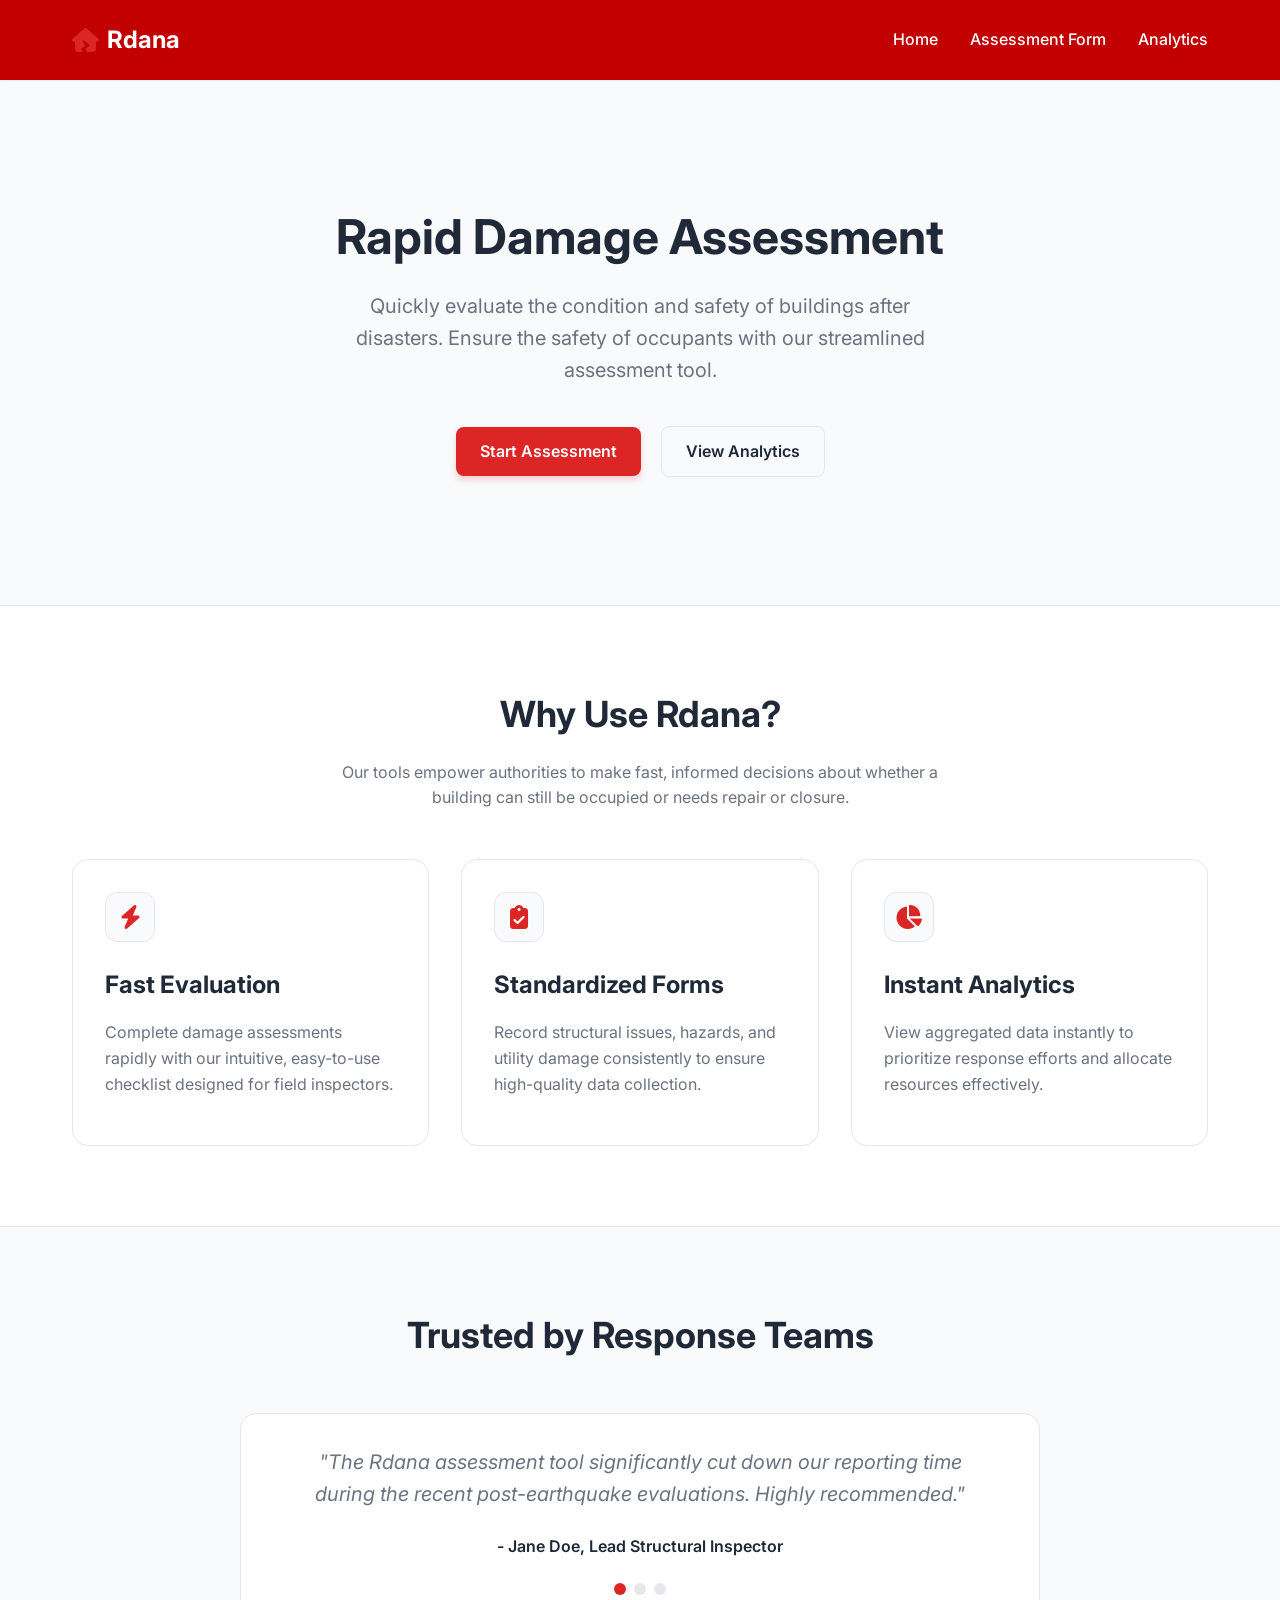
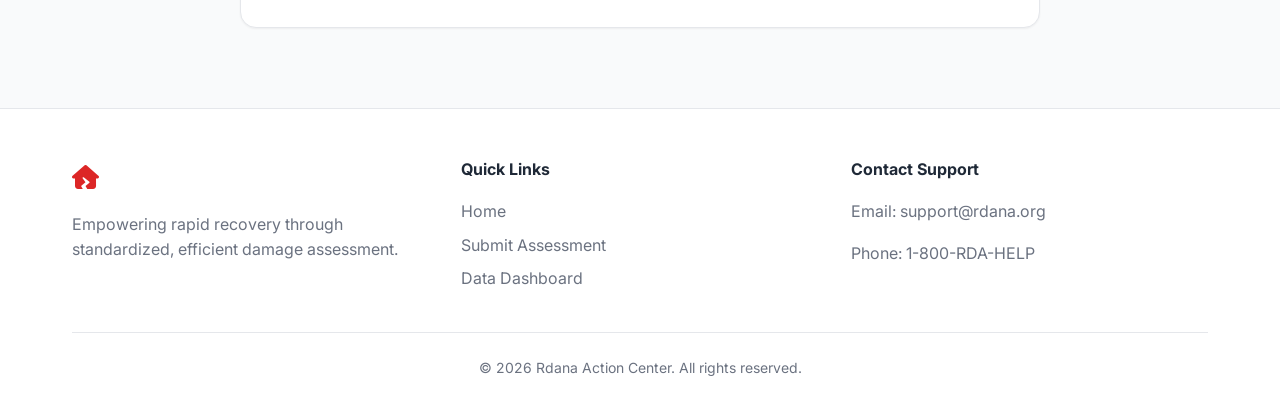
<file: index.html>
<!DOCTYPE html>
<html lang="en">
<head>
  <meta charset="UTF-8">
  <meta name="viewport" content="width=device-width, initial-scale=1.0">
  <title>Rdana Action Center | Rapid Damage Assessment</title>
  <link rel="stylesheet" href="css/style.css">
  <link rel="stylesheet" href="https://cdnjs.cloudflare.com/ajax/libs/font-awesome/6.4.0/css/all.min.css">
</head>
<body>
  <nav class="navbar">
    <div class="container">
      <div class="logo">
        <i class="fa-solid fa-house-crack"></i> Rdana
      </div>
      <div class="nav-links">
        <a href="index.html">Home</a>
        <a href="form.html">Assessment Form</a>
        <a href="analytics.html">Analytics</a>
      </div>
    </div>
  </nav>

  <header class="hero">
    <div class="container">
      <h1>Rapid Damage Assessment</h1>
      <p>Quickly evaluate the condition and safety of buildings after disasters. Ensure the safety of occupants with our streamlined assessment tool.</p>
      <a href="form.html" class="btn btn-primary">Start Assessment</a>
      <a href="analytics.html" class="btn btn-secondary" style="margin-left: 1rem;">View Analytics</a>
    </div>
  </header>

  <section class="features section">
    <div class="container">
      <h2 style="text-align: center;">Why Use Rdana?</h2>
      <p style="text-align: center; max-width: 600px; margin: 0 auto;">Our tools empower authorities to make fast, informed decisions about whether a building can still be occupied or needs repair or closure.</p>
      
      <div class="features-grid">
        <div class="feature-card">
          <div class="feature-icon">
            <i class="fa-solid fa-bolt"></i>
          </div>
          <h3>Fast Evaluation</h3>
          <p>Complete damage assessments rapidly with our intuitive, easy-to-use checklist designed for field inspectors.</p>
        </div>
        <div class="feature-card">
          <div class="feature-icon">
            <i class="fa-solid fa-clipboard-check"></i>
          </div>
          <h3>Standardized Forms</h3>
          <p>Record structural issues, hazards, and utility damage consistently to ensure high-quality data collection.</p>
        </div>
        <div class="feature-card">
          <div class="feature-icon">
            <i class="fa-solid fa-chart-pie"></i>
          </div>
          <h3>Instant Analytics</h3>
          <p>View aggregated data instantly to prioritize response efforts and allocate resources effectively.</p>
        </div>
      </div>
    </div>
  </section>

  <section class="testimonials section">
    <div class="container">
      <h2>Trusted by Response Teams</h2>
      <div class="slider-container">
        <div class="slides" id="slides">
          <div class="slide">
            <p>"The Rdana assessment tool significantly cut down our reporting time during the recent post-earthquake evaluations. Highly recommended."</p>
            <div class="slide-author">- Jane Doe, Lead Structural Inspector</div>
          </div>
          <div class="slide">
            <p>"Having real-time analytics helped our emergency management team distribute resources exactly where they were needed most."</p>
            <div class="slide-author">- John Smith, Emergency Response Coordinator</div>
          </div>
          <div class="slide">
            <p>"The color-coded safety status makes it incredibly clear for both our teams and the public to understand building safety."</p>
            <div class="slide-author">- Sarah Johnson, City Engineer</div>
          </div>
        </div>
        <div class="slider-dots" id="slider-dots">
          <div class="dot active" onclick="currentSlide(0)"></div>
          <div class="dot" onclick="currentSlide(1)"></div>
          <div class="dot" onclick="currentSlide(2)"></div>
        </div>
      </div>
    </div>
  </section>

  <footer class="footer">
    <div class="container">
      <div class="footer-grid">
        <div>
          <div class="logo" style="color: white; margin-bottom: 1rem;">
            <i class="fa-solid fa-house-crack"></i> Rdana
          </div>
          <p>Empowering rapid recovery through standardized, efficient damage assessment.</p>
        </div>
        <div>
          <h4>Quick Links</h4>
          <div class="footer-links">
            <a href="index.html">Home</a>
            <a href="form.html">Submit Assessment</a>
            <a href="analytics.html">Data Dashboard</a>
          </div>
        </div>
        <div>
          <h4>Contact Support</h4>
          <p>Email: support@rdana.org</p>
          <p>Phone: 1-800-RDA-HELP</p>
        </div>
      </div>
      <div class="footer-bottom">
        &copy; 2026 Rdana Action Center. All rights reserved.
      </div>
    </div>
  </footer>

  <script src="js/script.js"></script>
</body>
</html>
</file>
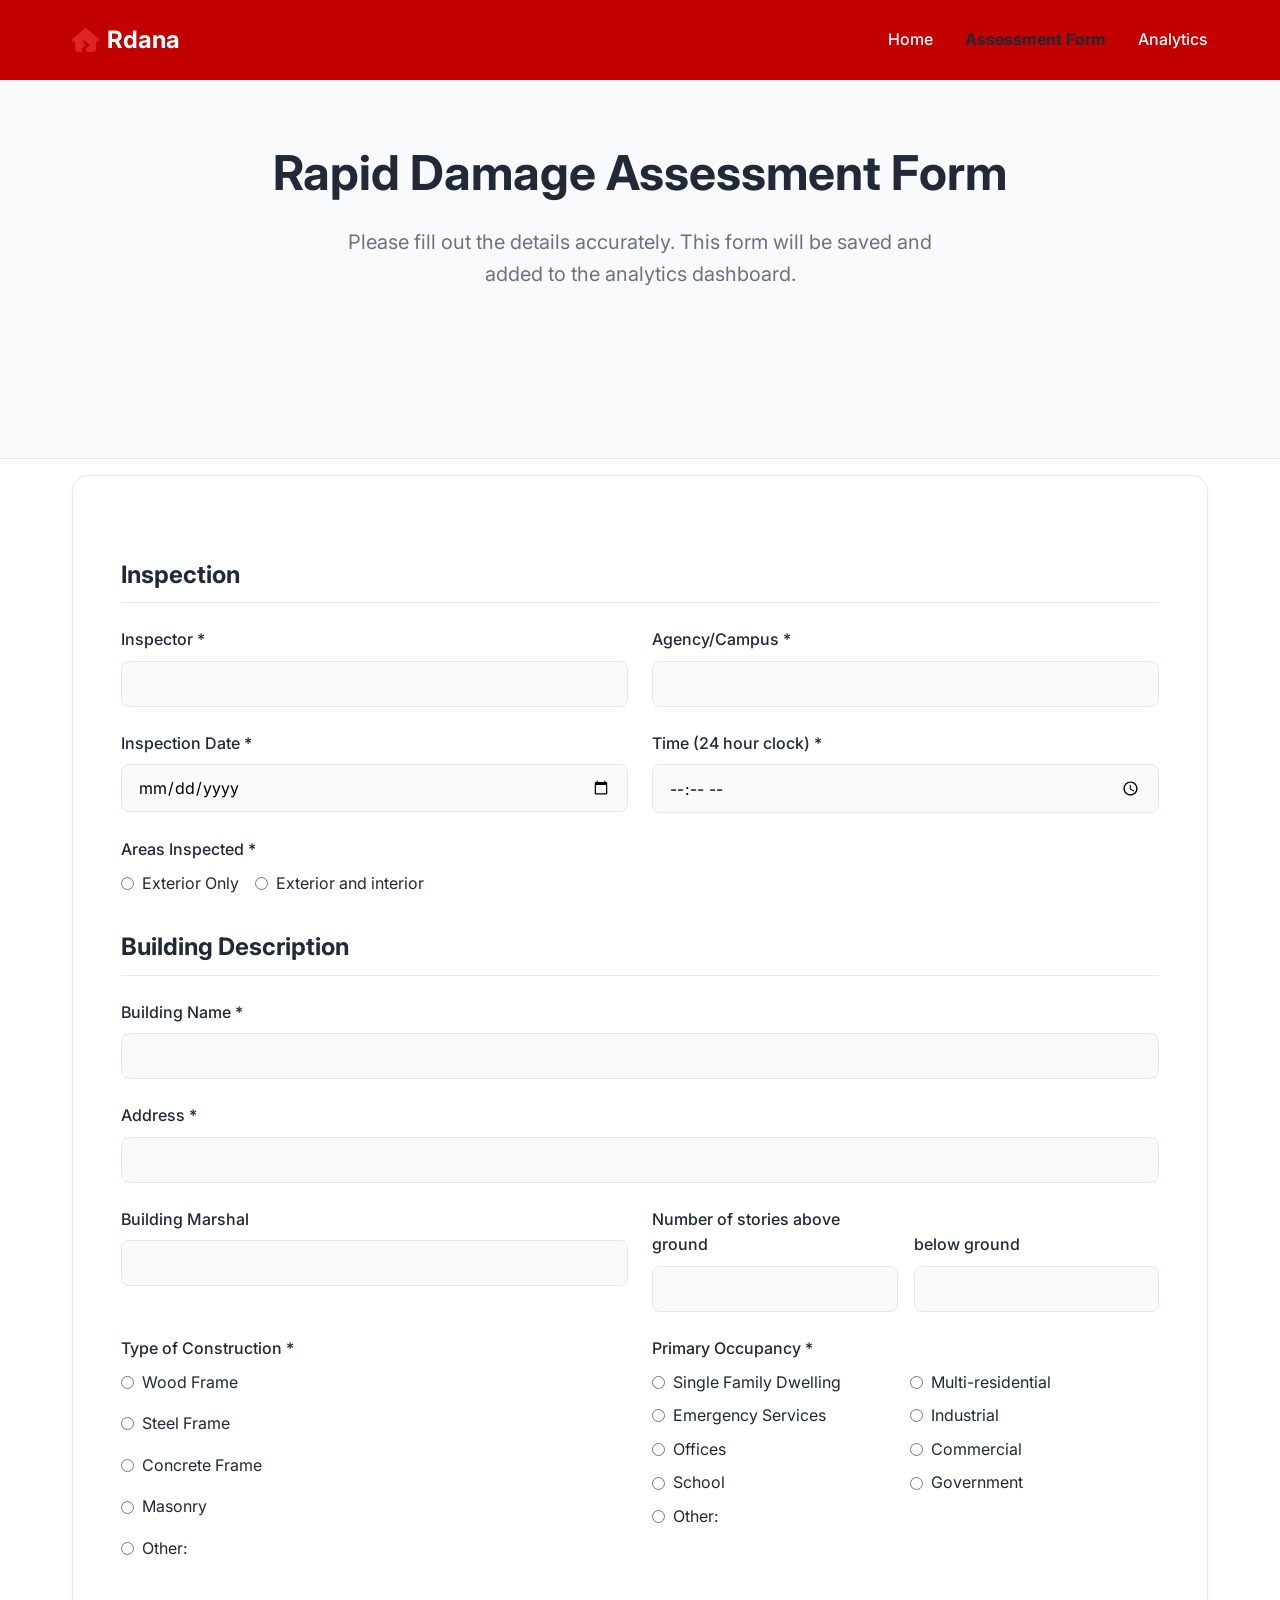
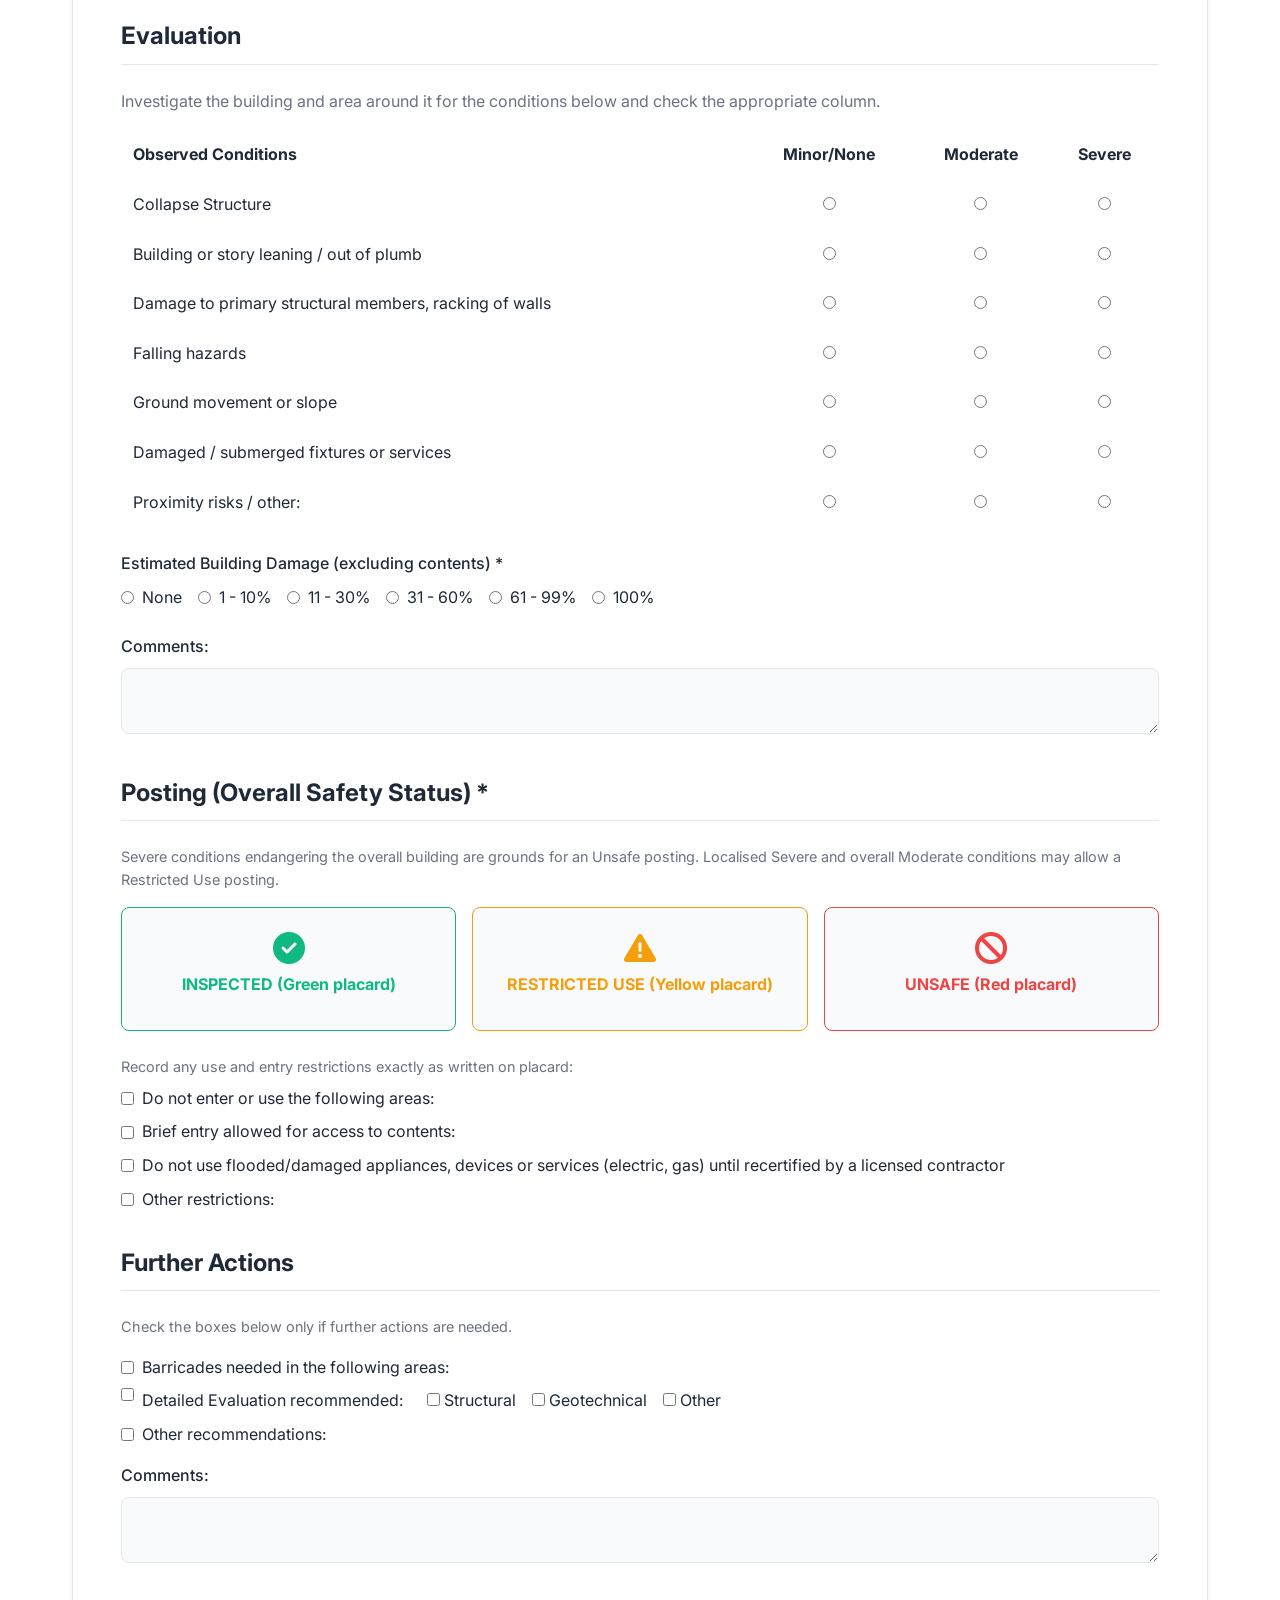
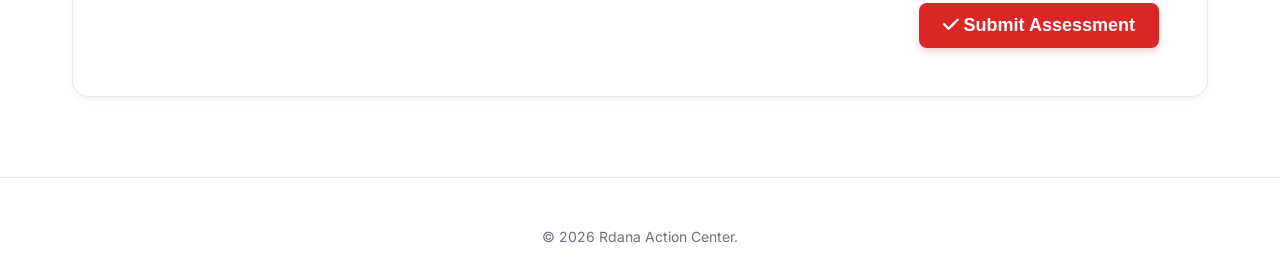
<file: form.html>
<!DOCTYPE html>
<html lang="en">
<head>
  <meta charset="UTF-8">
  <meta name="viewport" content="width=device-width, initial-scale=1.0">
  <title>Assessment Form | Rdana Action Center</title>
  <link rel="stylesheet" href="css/style.css">
  <link rel="stylesheet" href="https://cdnjs.cloudflare.com/ajax/libs/font-awesome/6.4.0/css/all.min.css">
  <style>
    .radio-grid {
      display: grid;
      grid-template-columns: repeat(auto-fill, minmax(180px, 1fr));
      gap: 0.5rem;
    }
    .evaluation-table {
      width: 100%;
      border-collapse: collapse;
      margin-bottom: 1.5rem;
    }
    .evaluation-table th, .evaluation-table td {
      padding: 0.75rem;
      border-bottom: 1px solid var(--cool-gray-light);
      text-align: center;
    }
    .evaluation-table th:first-child, .evaluation-table td:first-child {
      text-align: left;
    }
    .inline-input {
      border: none;
      border-bottom: 1px solid var(--cool-gray-medium);
      background: transparent;
      outline: none;
      padding: 0.25rem;
      font-family: inherit;
    }
    .checkbox-group {
      margin-bottom: 0.5rem;
      display: flex;
      align-items: center;
      gap: 0.5rem;
    }
    .checkbox-group input[type="text"] {
      flex: 1;
    }
  </style>
</head>
<body>
  <nav class="navbar">
    <div class="container">
      <div class="logo">
        <i class="fa-solid fa-house-crack"></i> Rdana
      </div>
      <div class="nav-links">
        <a href="index.html">Home</a>
        <a href="form.html" style="color: var(--primary-navy); font-weight: 700;">Assessment Form</a>
        <a href="analytics.html">Analytics</a>
      </div>
    </div>
  </nav>

  <header class="hero" style="padding: 4rem 0 8rem 0;">
    <div class="container">
      <h1>Rapid Damage Assessment Form</h1>
      <p>Please fill out the details accurately. This form will be saved and added to the analytics dashboard.</p>
    </div>
  </header>

  <section class="section">
    <div class="container">
      <div class="form-container">
        <div id="successAlert" class="alert alert-success">
          <i class="fa-solid fa-circle-check"></i> Assessment submitted successfully! Redirecting to print view...
        </div>

        <form id="assessmentForm">
          
          <!-- 1. Inspection -->
          <h3 class="section-title">Inspection</h3>
          <div class="form-row">
            <div class="form-group">
              <label class="form-label" for="inspectorName">Inspector *</label>
              <input type="text" id="inspectorName" name="inspectorName" class="form-control" required>
            </div>
            <div class="form-group">
              <label class="form-label" for="agency">Agency/Campus *</label>
              <input type="text" id="agency" name="agency" class="form-control" required>
            </div>
          </div>
          <div class="form-row">
            <div class="form-group">
              <label class="form-label" for="inspectionDate">Inspection Date *</label>
              <input type="date" id="inspectionDate" name="inspectionDate" class="form-control" required>
            </div>
            <div class="form-group">
              <label class="form-label" for="inspectionTime">Time (24 hour clock) *</label>
              <input type="time" id="inspectionTime" name="inspectionTime" class="form-control" required>
            </div>
          </div>
          <div class="form-group">
            <label class="form-label">Areas Inspected *</label>
            <div class="radio-group">
              <label class="radio-label"><input type="radio" name="areasInspected" value="Exterior Only" required> Exterior Only</label>
              <label class="radio-label"><input type="radio" name="areasInspected" value="Exterior and interior" required> Exterior and interior</label>
            </div>
          </div>

          <!-- 2. Building Description -->
          <h3 class="section-title">Building Description</h3>
          <div class="form-group">
            <label class="form-label" for="buildingName">Building Name *</label>
            <input type="text" id="buildingName" name="buildingName" class="form-control" required>
          </div>
          <div class="form-group">
            <label class="form-label" for="buildingAddress">Address *</label>
            <input type="text" id="buildingAddress" name="buildingAddress" class="form-control" required>
          </div>
          <div class="form-row">
            <div class="form-group">
              <label class="form-label" for="buildingMarshal">Building Marshal</label>
              <input type="text" id="buildingMarshal" name="buildingMarshal" class="form-control">
            </div>
            <div class="form-group" style="display: flex; gap: 1rem; align-items: flex-end;">
              <div style="flex: 1;">
                <label class="form-label" for="storiesAbove">Number of stories above ground</label>
                <input type="number" id="storiesAbove" name="storiesAbove" class="form-control">
              </div>
              <div style="flex: 1;">
                <label class="form-label" for="storiesBelow">below ground</label>
                <input type="number" id="storiesBelow" name="storiesBelow" class="form-control">
              </div>
            </div>
          </div>

          <div class="form-row">
            <div class="form-group">
              <label class="form-label">Type of Construction *</label>
              <div class="radio-group" style="flex-direction: column;">
                <label class="radio-label"><input type="radio" name="structureType" value="Wood Frame" required> Wood Frame</label>
                <label class="radio-label"><input type="radio" name="structureType" value="Steel Frame"> Steel Frame</label>
                <label class="radio-label"><input type="radio" name="structureType" value="Concrete Frame"> Concrete Frame</label>
                <label class="radio-label"><input type="radio" name="structureType" value="Masonry"> Masonry</label>
                <label class="radio-label"><input type="radio" name="structureType" value="Other"> Other: <input type="text" name="structureTypeOther" class="inline-input"></label>
              </div>
            </div>
            <div class="form-group">
              <label class="form-label">Primary Occupancy *</label>
              <div class="radio-grid">
                <label class="radio-label"><input type="radio" name="buildingUse" value="Single Family Dwelling" required> Single Family Dwelling</label>
                <label class="radio-label"><input type="radio" name="buildingUse" value="Multi-residential"> Multi-residential</label>
                <label class="radio-label"><input type="radio" name="buildingUse" value="Emergency Services"> Emergency Services</label>
                <label class="radio-label"><input type="radio" name="buildingUse" value="Industrial"> Industrial</label>
                <label class="radio-label"><input type="radio" name="buildingUse" value="Offices"> Offices</label>
                <label class="radio-label"><input type="radio" name="buildingUse" value="Commercial"> Commercial</label>
                <label class="radio-label"><input type="radio" name="buildingUse" value="School"> School</label>
                <label class="radio-label"><input type="radio" name="buildingUse" value="Government"> Government</label>
                <label class="radio-label"><input type="radio" name="buildingUse" value="Other"> Other: <input type="text" name="buildingUseOther" class="inline-input"></label>
              </div>
            </div>
          </div>

          <!-- 3. Evaluation -->
          <h3 class="section-title">Evaluation</h3>
          <p style="margin-bottom: 1rem;">Investigate the building and area around it for the conditions below and check the appropriate column.</p>
          
          <div style="overflow-x: auto;">
            <table class="evaluation-table">
              <thead>
                <tr>
                  <th>Observed Conditions</th>
                  <th>Minor/None</th>
                  <th>Moderate</th>
                  <th>Severe</th>
                </tr>
              </thead>
              <tbody>
                <tr>
                  <td>Collapse Structure</td>
                  <td><input type="radio" name="condCollapse" value="Minor/None" required></td>
                  <td><input type="radio" name="condCollapse" value="Moderate"></td>
                  <td><input type="radio" name="condCollapse" value="Severe"></td>
                </tr>
                <tr>
                  <td>Building or story leaning / out of plumb</td>
                  <td><input type="radio" name="condLeaning" value="Minor/None" required></td>
                  <td><input type="radio" name="condLeaning" value="Moderate"></td>
                  <td><input type="radio" name="condLeaning" value="Severe"></td>
                </tr>
                <tr>
                  <td>Damage to primary structural members, racking of walls</td>
                  <td><input type="radio" name="condDamage" value="Minor/None" required></td>
                  <td><input type="radio" name="condDamage" value="Moderate"></td>
                  <td><input type="radio" name="condDamage" value="Severe"></td>
                </tr>
                <tr>
                  <td>Falling hazards</td>
                  <td><input type="radio" name="condFalling" value="Minor/None" required></td>
                  <td><input type="radio" name="condFalling" value="Moderate"></td>
                  <td><input type="radio" name="condFalling" value="Severe"></td>
                </tr>
                <tr>
                  <td>Ground movement or slope</td>
                  <td><input type="radio" name="condGround" value="Minor/None" required></td>
                  <td><input type="radio" name="condGround" value="Moderate"></td>
                  <td><input type="radio" name="condGround" value="Severe"></td>
                </tr>
                <tr>
                  <td>Damaged / submerged fixtures or services</td>
                  <td><input type="radio" name="condFixtures" value="Minor/None" required></td>
                  <td><input type="radio" name="condFixtures" value="Moderate"></td>
                  <td><input type="radio" name="condFixtures" value="Severe"></td>
                </tr>
                <tr>
                  <td>Proximity risks / other: <input type="text" name="condOtherSpecify" class="inline-input"></td>
                  <td><input type="radio" name="condOther" value="Minor/None" required></td>
                  <td><input type="radio" name="condOther" value="Moderate"></td>
                  <td><input type="radio" name="condOther" value="Severe"></td>
                </tr>
              </tbody>
            </table>
          </div>

          <div class="form-group">
            <label class="form-label">Estimated Building Damage (excluding contents) *</label>
            <div class="radio-group">
              <label class="radio-label"><input type="radio" name="estimatedDamage" value="None" required> None</label>
              <label class="radio-label"><input type="radio" name="estimatedDamage" value="1 - 10%"> 1 - 10%</label>
              <label class="radio-label"><input type="radio" name="estimatedDamage" value="11 - 30%"> 11 - 30%</label>
              <label class="radio-label"><input type="radio" name="estimatedDamage" value="31 - 60%"> 31 - 60%</label>
              <label class="radio-label"><input type="radio" name="estimatedDamage" value="61 - 99%"> 61 - 99%</label>
              <label class="radio-label"><input type="radio" name="estimatedDamage" value="100%"> 100%</label>
            </div>
          </div>
          
          <div class="form-group">
            <label class="form-label" for="evalComments">Comments:</label>
            <textarea id="evalComments" name="evalComments" class="form-control" rows="2"></textarea>
          </div>

          <!-- 4. Posting -->
          <h3 class="section-title">Posting (Overall Safety Status) *</h3>
          <p style="font-size: 0.9rem; margin-bottom: 1rem;">Severe conditions endangering the overall building are grounds for an Unsafe posting. Localised Severe and overall Moderate conditions may allow a Restricted Use posting.</p>
          
          <div class="status-cards" id="statusCards">
            <div class="status-card green" data-value="Safe">
              <i class="fa-solid fa-check-circle fa-2x" style="margin-bottom: 0.5rem;"></i>
              <h4>INSPECTED (Green placard)</h4>
            </div>
            <div class="status-card yellow" data-value="Restricted">
              <i class="fa-solid fa-exclamation-triangle fa-2x" style="margin-bottom: 0.5rem;"></i>
              <h4>RESTRICTED USE (Yellow placard)</h4>
            </div>
            <div class="status-card red" data-value="Unsafe">
              <i class="fa-solid fa-ban fa-2x" style="margin-bottom: 0.5rem;"></i>
              <h4>UNSAFE (Red placard)</h4>
            </div>
          </div>
          <input type="hidden" id="safetyStatus" name="safetyStatus" required>

          <p style="font-size: 0.9rem; margin-top: 1rem; margin-bottom: 0.5rem;">Record any use and entry restrictions exactly as written on placard:</p>
          <div class="checkbox-group">
            <input type="checkbox" id="resDoNotEnter" name="resDoNotEnter">
            <label for="resDoNotEnter">Do not enter or use the following areas:</label>
            <input type="text" name="resDoNotEnterText" class="inline-input">
          </div>
          <div class="checkbox-group">
            <input type="checkbox" id="resBriefEntry" name="resBriefEntry">
            <label for="resBriefEntry">Brief entry allowed for access to contents:</label>
            <input type="text" name="resBriefEntryText" class="inline-input">
          </div>
          <div class="checkbox-group">
            <input type="checkbox" id="resDoNotUse" name="resDoNotUse">
            <label for="resDoNotUse">Do not use flooded/damaged appliances, devices or services (electric, gas) until recertified by a licensed contractor</label>
          </div>
          <div class="checkbox-group">
            <input type="checkbox" id="resOther" name="resOther">
            <label for="resOther">Other restrictions:</label>
            <input type="text" name="resOtherText" class="inline-input">
          </div>

          <!-- 5. Further Actions -->
          <h3 class="section-title">Further Actions</h3>
          <p style="font-size: 0.9rem; margin-bottom: 1rem;">Check the boxes below only if further actions are needed.</p>

          <div class="checkbox-group">
            <input type="checkbox" id="actBarricades" name="actBarricades">
            <label for="actBarricades">Barricades needed in the following areas:</label>
            <input type="text" name="actBarricadesText" class="inline-input">
          </div>
          <div class="checkbox-group" style="align-items: flex-start;">
            <input type="checkbox" id="actDetailed" name="actDetailed">
            <label for="actDetailed" style="margin-right: 1rem;">Detailed Evaluation recommended:</label>
            <div style="display: flex; gap: 1rem;">
              <label><input type="checkbox" name="actDetailedStructural"> Structural</label>
              <label><input type="checkbox" name="actDetailedGeotechnical"> Geotechnical</label>
              <label><input type="checkbox" name="actDetailedOther"> Other</label>
            </div>
          </div>
          <div class="checkbox-group">
            <input type="checkbox" id="actOther" name="actOther">
            <label for="actOther">Other recommendations:</label>
            <input type="text" name="actOtherText" class="inline-input">
          </div>
          <div class="form-group" style="margin-top: 1rem;">
            <label class="form-label" for="actComments">Comments:</label>
            <textarea id="actComments" name="actComments" class="form-control" rows="2"></textarea>
          </div>

          <div style="text-align: right; margin-top: 2rem;">
            <button type="submit" class="btn btn-primary" style="font-size: 1.125rem;"><i class="fa-solid fa-check"></i> Submit Assessment</button>
          </div>
        </form>
      </div>
    </div>
  </section>

  <footer class="footer">
    <div class="container">
      <div class="footer-bottom" style="padding-top: 0; border: none;">
        &copy; 2026 Rdana Action Center.
      </div>
    </div>
  </footer>

  <script src="js/form.js"></script>
</body>
</html>
</file>
<file: css/style.css>
@import url('https://fonts.googleapis.com/css2?family=Inter:wght@300;400;500;600;700&display=swap');

:root {
  /* Colors */
  --primary: #dc2626;
  /* Red */
  --primary-dark: #b91c1c;
  /* Dark Red */
  --bg-color: #ffffff;
  /* White background */
  --bg-secondary: #f9fafb;
  /* Very light gray */
  --text-main: #1f2937;
  /* Dark gray for text */
  --text-muted: #6b7280;
  /* Medium gray */
  --border-color: #e5e7eb;
  /* Light gray for borders */
  --white: #ffffff;

  /* Status Colors (kept semantic for placards) */
  --status-green: #10b981;
  --status-yellow: #f59e0b;
  --status-red: #ef4444;

  /* Shadows - simplified for minimalism */
  --shadow-sm: 0 1px 2px 0 rgba(0, 0, 0, 0.05);
  --shadow-md: 0 4px 6px -1px rgba(0, 0, 0, 0.05);
  --shadow-lg: 0 10px 15px -3px rgba(0, 0, 0, 0.05);
}

* {
  margin: 0;
  padding: 0;
  box-sizing: border-box;
}

body {
  font-family: 'Inter', sans-serif;
  color: var(--text-main);
  background-color: var(--bg-color);
  line-height: 1.6;
}

a {
  text-decoration: none;
  color: inherit;
}

ul {
  list-style: none;
}

/* Typography */
h1,
h2,
h3,
h4 {
  font-weight: 700;
  color: var(--text-main);
  margin-bottom: 1rem;
}

h1 {
  font-size: 3rem;
  line-height: 1.2;
}

h2 {
  font-size: 2.25rem;
}

h3 {
  font-size: 1.5rem;
}

p {
  margin-bottom: 1rem;
  color: var(--text-muted);
}

/* Layout utilities */
.container {
  max-width: 1200px;
  margin: 0 auto;
  padding: 0 2rem;
}

.section {
  padding: 5rem 0;
}

/* Buttons */
.btn {
  display: inline-block;
  padding: 0.75rem 1.5rem;
  border-radius: 0.5rem;
  font-weight: 600;
  text-align: center;
  transition: all 0.3s ease;
  cursor: pointer;
  border: none;
  font-size: 1rem;
}

.btn-primary {
  background-color: var(--primary);
  color: var(--white);
  box-shadow: 0 4px 6px rgba(220, 38, 38, 0.2);
}

.btn-primary:hover {
  background-color: var(--primary-dark);
  transform: translateY(-2px);
  box-shadow: 0 6px 12px rgba(220, 38, 38, 0.3);
}

.btn-secondary {
  background-color: var(--bg-secondary);
  color: var(--text-main);
  border: 1px solid var(--border-color);
}

.btn-secondary:hover {
  background-color: #f3f4f6;
  transform: translateY(-2px);
}

.btn-navy {
  background-color: var(--text-main);
  color: var(--white);
}

.btn-navy:hover {
  background-color: #000000;
  transform: translateY(-2px);
}

/* Navigation */
.navbar {
  background-color: #c20000;
  box-shadow: var(--shadow-sm);
  position: sticky;
  top: 0;
  z-index: 100;
}

.navbar .container {
  display: flex;
  justify-content: space-between;
  align-items: center;
  height: 80px;
}

.logo {
  font-size: 1.5rem;
  font-weight: 700;
  color: #ffffff;
  display: flex;
  align-items: center;
  gap: 0.5rem;
}

.logo i {
  color: var(--primary);
}

.nav-links {
  display: flex;
  gap: 2rem;
  align-items: center;
}

.nav-links a {
  font-weight: 500;
  color: #ffffff;
  transition: color 0.3s ease;
}

.nav-links a:hover {
  color: var(--primary);
}

/* Hero Section */
.hero {
  background-color: var(--bg-secondary);
  color: var(--text-main);
  padding: 8rem 0;
  text-align: center;
  position: relative;
  overflow: hidden;
  border-bottom: 1px solid var(--border-color);
}

.hero h1 {
  color: var(--text-main);
  margin-bottom: 1.5rem;
  animation: fadeUp 0.8s ease-out forwards;
  opacity: 0;
  transform: translateY(20px);
}

.hero p {
  color: var(--text-muted);
  font-size: 1.25rem;
  max-width: 600px;
  margin: 0 auto 2.5rem auto;
  animation: fadeUp 0.8s ease-out 0.2s forwards;
  opacity: 0;
  transform: translateY(20px);
}

.hero .btn {
  animation: fadeUp 0.8s ease-out 0.4s forwards;
  opacity: 0;
  transform: translateY(20px);
}

/* Features Section */
.features {
  background-color: var(--white);
}

.features-grid {
  display: grid;
  grid-template-columns: repeat(auto-fit, minmax(300px, 1fr));
  gap: 2rem;
  margin-top: 3rem;
}

.feature-card {
  padding: 2rem;
  border-radius: 1rem;
  background-color: var(--bg-color);
  transition: all 0.3s ease;
  border: 1px solid var(--border-color);
}

.feature-card:hover {
  box-shadow: var(--shadow-md);
  border-color: var(--text-muted);
  transform: translateY(-5px);
}

.feature-icon {
  width: 50px;
  height: 50px;
  background-color: var(--bg-secondary);
  color: var(--primary);
  border-radius: 12px;
  display: flex;
  align-items: center;
  justify-content: center;
  font-size: 1.5rem;
  margin-bottom: 1.5rem;
  border: 1px solid var(--border-color);
}

/* Testimonials Slider */
.testimonials {
  background-color: var(--bg-secondary);
  text-align: center;
  border-top: 1px solid var(--border-color);
}

.slider-container {
  max-width: 800px;
  margin: 3rem auto 0;
  position: relative;
  overflow: hidden;
  padding: 2rem;
  background-color: var(--bg-color);
  border-radius: 1rem;
  box-shadow: var(--shadow-sm);
  border: 1px solid var(--border-color);
}

.slides {
  display: flex;
  transition: transform 0.5s ease-in-out;
}

.slide {
  min-width: 100%;
  padding: 0 2rem;
}

.slide p {
  font-size: 1.25rem;
  font-style: italic;
  margin-bottom: 1.5rem;
  color: var(--text-muted);
}

.slide-author {
  font-weight: 600;
  color: var(--text-main);
}

.slider-dots {
  display: flex;
  justify-content: center;
  gap: 0.5rem;
  margin-top: 1.5rem;
}

.dot {
  width: 12px;
  height: 12px;
  border-radius: 50%;
  background-color: var(--border-color);
  cursor: pointer;
  transition: background-color 0.3s ease;
}

.dot.active {
  background-color: var(--primary);
}

/* Footer */
.footer {
  background-color: var(--bg-color);
  color: var(--text-main);
  padding: 3rem 0 1.5rem;
  border-top: 1px solid var(--border-color);
}

.footer-grid {
  display: grid;
  grid-template-columns: repeat(auto-fit, minmax(200px, 1fr));
  gap: 2rem;
  margin-bottom: 2rem;
}

.footer h4 {
  color: var(--text-main);
  margin-bottom: 1rem;
}

.footer p {
  color: var(--text-muted);
}

.footer-links a {
  display: block;
  color: var(--text-muted);
  margin-bottom: 0.5rem;
  transition: color 0.3s ease;
}

.footer-links a:hover {
  color: var(--primary);
}

.footer-bottom {
  text-align: center;
  padding-top: 1.5rem;
  border-top: 1px solid var(--border-color);
  color: var(--text-muted);
  font-size: 0.875rem;
}

/* Forms */
.form-container {
  background-color: var(--bg-color);
  padding: 3rem;
  border-radius: 1rem;
  box-shadow: var(--shadow-md);
  border: 1px solid var(--border-color);
  margin-top: -4rem;
  position: relative;
  z-index: 10;
}

.form-group {
  margin-bottom: 1.5rem;
}

.form-label {
  display: block;
  font-weight: 500;
  margin-bottom: 0.5rem;
  color: var(--text-main);
}

.form-control {
  width: 100%;
  padding: 0.75rem 1rem;
  border: 1px solid var(--border-color);
  border-radius: 0.5rem;
  font-family: inherit;
  font-size: 1rem;
  background-color: var(--bg-secondary);
  transition: border-color 0.3s ease, box-shadow 0.3s ease;
}

.form-control:focus {
  outline: none;
  border-color: var(--primary);
  background-color: var(--white);
  box-shadow: 0 0 0 3px rgba(220, 38, 38, 0.1);
}

select.form-control {
  appearance: none;
  background-image: url("data:image/svg+xml,%3Csvg xmlns='http://www.w3.org/2000/svg' fill='none' viewBox='0 0 24 24' stroke='%234b5563'%3E%3Cpath stroke-linecap='round' stroke-linejoin='round' stroke-width='2' d='M19 9l-7 7-7-7'%3E%3C/path%3E%3C/svg%3E");
  background-repeat: no-repeat;
  background-position: right 1rem center;
  background-size: 1rem;
}

.form-row {
  display: grid;
  grid-template-columns: repeat(auto-fit, minmax(250px, 1fr));
  gap: 1.5rem;
}

.section-title {
  border-bottom: 1px solid var(--border-color);
  padding-bottom: 0.5rem;
  margin-bottom: 1.5rem;
  margin-top: 2rem;
  color: var(--text-main);
}

.radio-group {
  display: flex;
  gap: 1rem;
  flex-wrap: wrap;
}

.radio-label {
  display: flex;
  align-items: center;
  gap: 0.5rem;
  cursor: pointer;
}

/* Status Cards */
.status-cards {
  display: grid;
  grid-template-columns: repeat(3, 1fr);
  gap: 1rem;
  margin-bottom: 1.5rem;
}

.status-card {
  border: 1px solid var(--border-color);
  background-color: var(--bg-secondary);
  border-radius: 0.5rem;
  padding: 1.5rem;
  text-align: center;
  cursor: pointer;
  transition: all 0.3s ease;
}

.status-card.green {
  border-color: var(--status-green);
  color: var(--status-green);
}

.status-card.green:hover,
.status-card.green.selected {
  background-color: var(--status-green);
  color: var(--white);
}

.status-card.yellow {
  border-color: var(--status-yellow);
  color: var(--status-yellow);
}

.status-card.yellow:hover,
.status-card.yellow.selected {
  background-color: var(--status-yellow);
  color: var(--white);
}

.status-card.red {
  border-color: var(--status-red);
  color: var(--status-red);
}

.status-card.red:hover,
.status-card.red.selected {
  background-color: var(--status-red);
  color: var(--white);
}

.status-card h4 {
  margin-bottom: 0.5rem;
  color: inherit;
}

/* Dashboard */
.dashboard-grid {
  display: grid;
  grid-template-columns: repeat(auto-fit, minmax(300px, 1fr));
  gap: 2rem;
  margin-bottom: 2rem;
}

.dashboard-card {
  background-color: var(--bg-color);
  padding: 1.5rem;
  border-radius: 1rem;
  box-shadow: var(--shadow-sm);
  border: 1px solid var(--border-color);
}

.stat-value {
  font-size: 2.5rem;
  font-weight: 700;
  color: var(--text-main);
}

.stat-label {
  color: var(--text-muted);
  font-size: 1rem;
}

.chart-container {
  position: relative;
  height: 300px;
  width: 100%;
}

.alert {
  padding: 1rem;
  border-radius: 0.5rem;
  margin-bottom: 1.5rem;
  display: none;
}

.alert-success {
  background-color: #d1fae5;
  color: #065f46;
  border: 1px solid #10b981;
}

/* Animations */
@keyframes fadeUp {
  from {
    opacity: 0;
    transform: translateY(20px);
  }

  to {
    opacity: 1;
    transform: translateY(0);
  }
}

/* Responsive */
@media (max-width: 768px) {
  h1 {
    font-size: 2.5rem;
  }

  .nav-links {
    display: none;
  }

  /* Simplified for MVP */
  .hero {
    padding: 5rem 0;
  }

  .status-cards {
    grid-template-columns: 1fr;
  }
}
</file>
